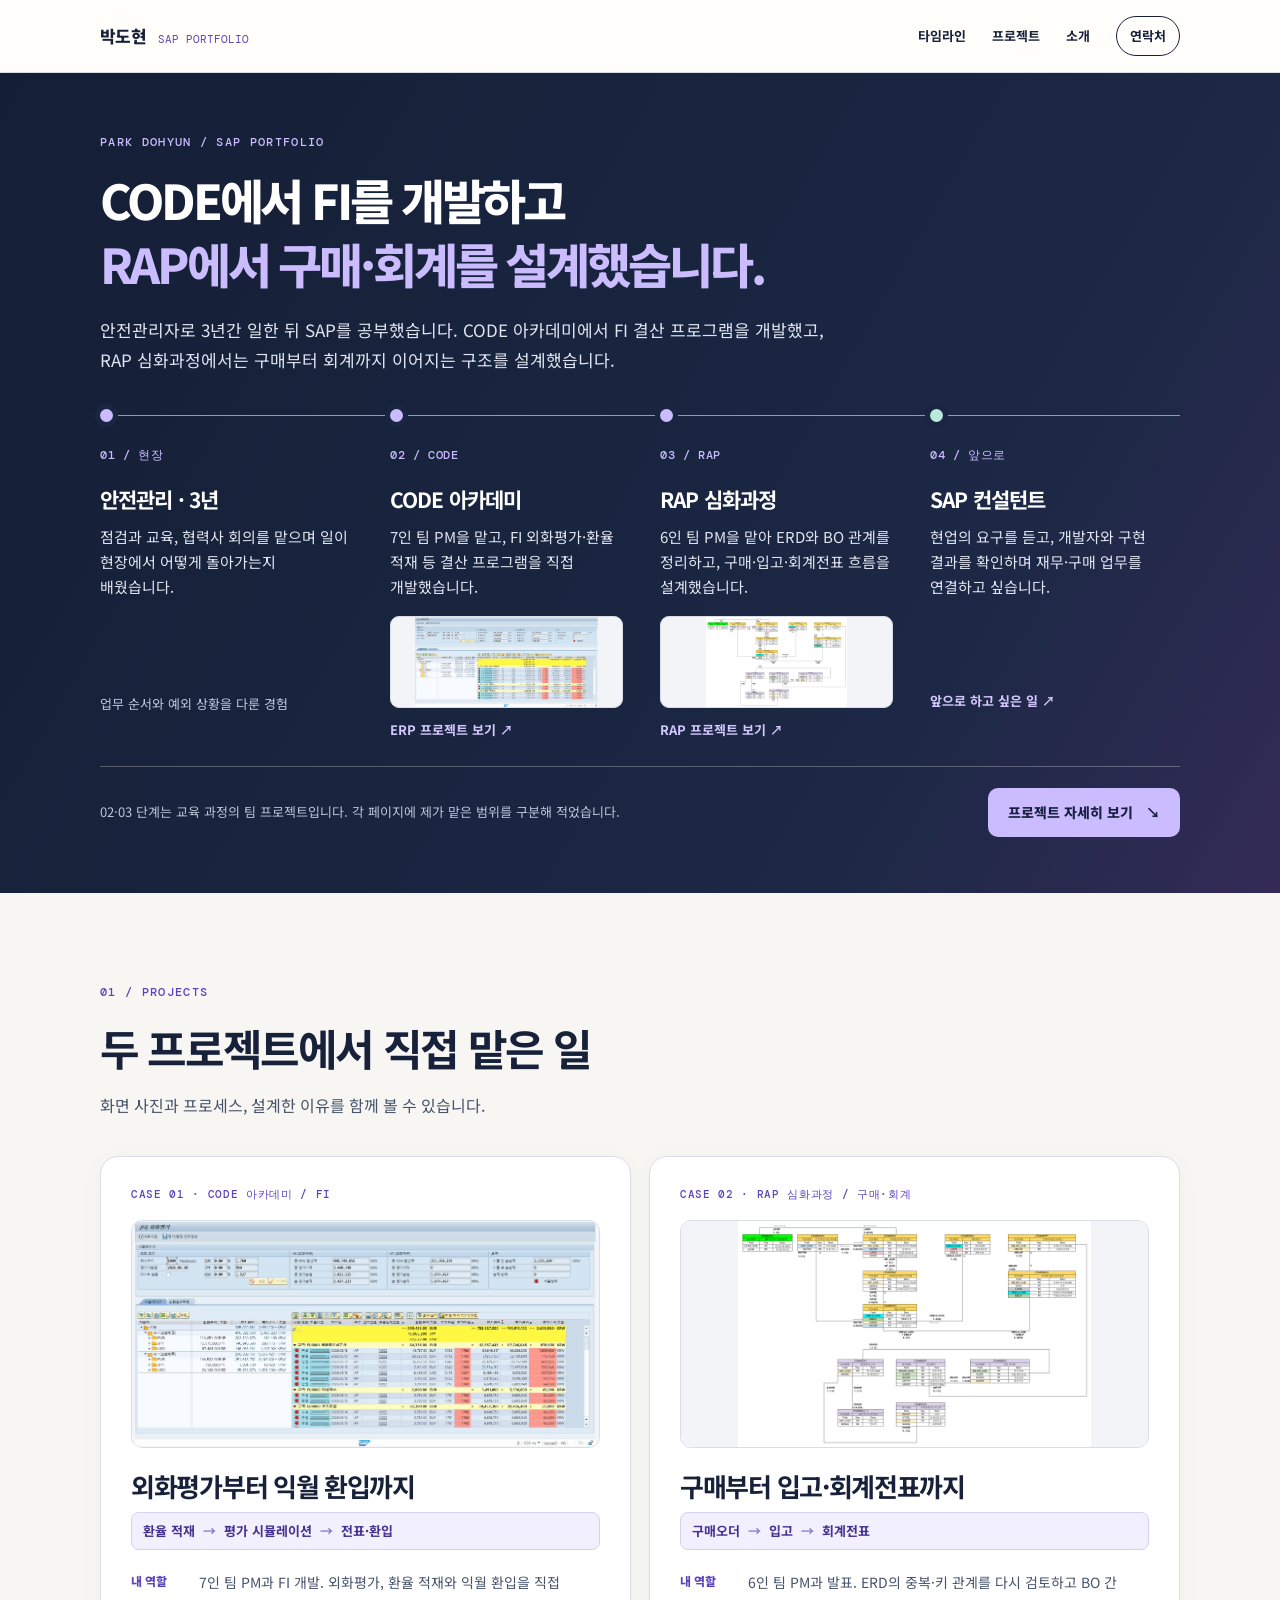
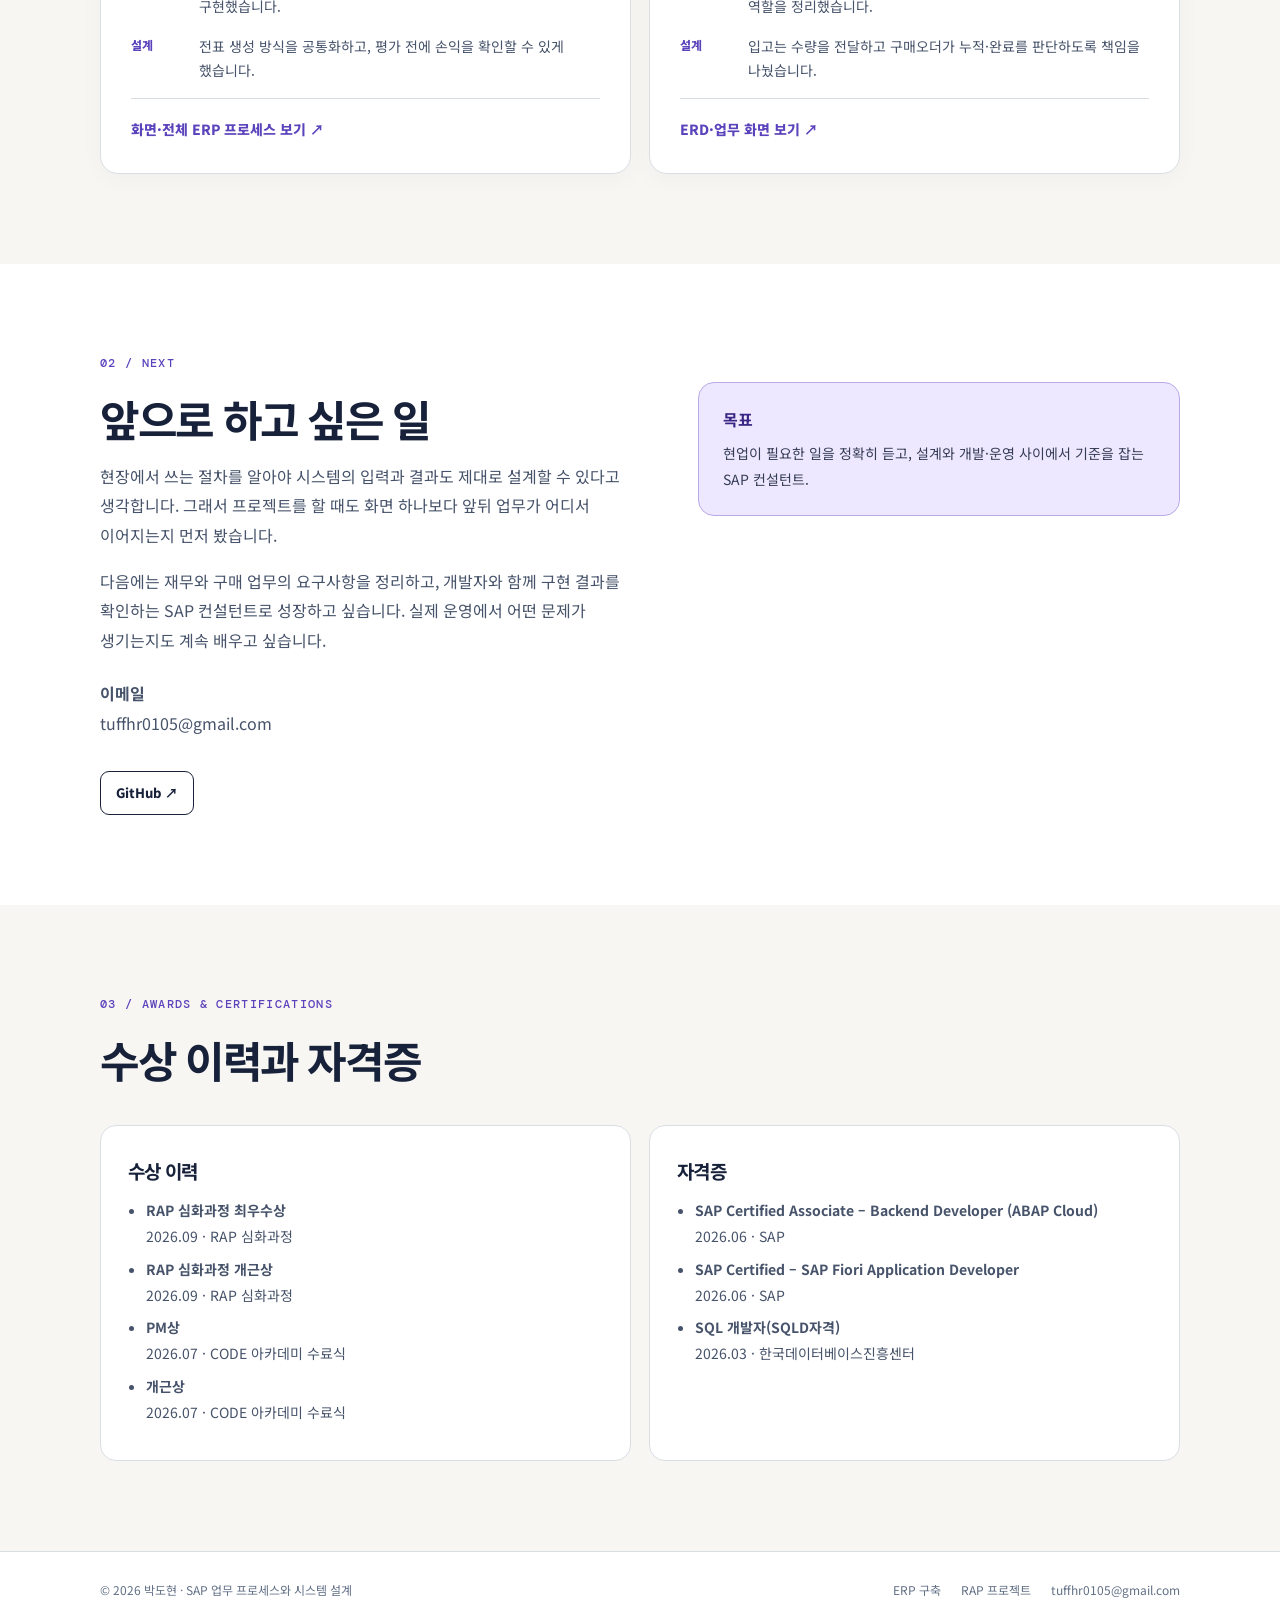
<file: index.html>
<!doctype html>
<html lang="ko">
<head>
  <meta charset="utf-8">
  <meta name="viewport" content="width=device-width,initial-scale=1">
  <meta name="theme-color" content="#17213a">
  <meta name="description" content="박도현의 SAP 포트폴리오. FI 결산 개발과 RAP 기반 구매·입고·회계 프로세스 설계 경험을 바탕으로 SAP 컨설턴트를 지향합니다.">
  <title>박도현 | SAP 업무 프로세스와 시스템 설계</title>
  <link rel="stylesheet" href="portfolio.css">
</head>
<body>
  <header class="topbar"><div class="wrap topbar-inner">
    <a class="brand" href="index.html">박도현 <span>SAP PORTFOLIO</span></a>
    <nav class="navlinks" aria-label="주 메뉴">
      <a href="#journey">타임라인</a><a href="#work">프로젝트</a><a href="#direction">소개</a><a class="contact-nav" href="#contact">연락처</a>
    </nav>
  </div></header>
  <main>
    <section class="hero" id="journey" aria-labelledby="hero-title"><div class="wrap">
      <div class="hero-intro">
        <span class="eyebrow">PARK DOHYUN / SAP PORTFOLIO</span>
        <h1 id="hero-title">CODE에서 FI를 개발하고<br><em>RAP에서 구매·회계를 설계했습니다.</em></h1>
        <p>안전관리자로 3년간 일한 뒤 SAP를 공부했습니다. CODE 아카데미에서 FI 결산 프로그램을 개발했고, RAP 심화과정에서는 구매부터 회계까지 이어지는 구조를 설계했습니다.</p>
      </div>
      <ol class="journey" aria-label="경험과 목표 타임라인">
        <li class="journey-step">
          <div class="journey-track"><span class="journey-dot"></span><span class="journey-number">01 / 현장</span></div>
          <h2>안전관리 · 3년</h2>
          <p>점검과 교육, 협력사 회의를 맡으며 일이 현장에서 어떻게 돌아가는지 배웠습니다.</p>
          <span class="journey-detail">업무 순서와 예외 상황을 다룬 경험</span>
        </li>
        <li class="journey-step">
          <div class="journey-track"><span class="journey-dot"></span><span class="journey-number">02 / CODE</span></div>
          <h2>CODE 아카데미</h2>
          <p>7인 팀 PM을 맡고, FI 외화평가·환율 적재 등 결산 프로그램을 직접 개발했습니다.</p>
          <a class="journey-image" href="project.html" aria-label="ERP 프로젝트 자세히 보기"><img src="images/doc02_main.png" alt="외화평가 프로그램 화면"></a>
          <a class="journey-link" href="project.html">ERP 프로젝트 보기 ↗</a>
        </li>
        <li class="journey-step">
          <div class="journey-track"><span class="journey-dot"></span><span class="journey-number">03 / RAP</span></div>
          <h2>RAP 심화과정</h2>
          <p>6인 팀 PM을 맡아 ERD와 BO 관계를 정리하고, 구매·입고·회계전표 흐름을 설계했습니다.</p>
          <a class="journey-image" href="rap.html" aria-label="RAP 프로젝트 자세히 보기"><img src="images/rap_erd.png" alt="구매·입고·회계 ERD"></a>
          <a class="journey-link" href="rap.html">RAP 프로젝트 보기 ↗</a>
        </li>
        <li class="journey-step journey-future">
          <div class="journey-track"><span class="journey-dot"></span><span class="journey-number">04 / 앞으로</span></div>
          <h2>SAP 컨설턴트</h2>
          <p>현업의 요구를 듣고, 개발자와 구현 결과를 확인하며 재무·구매 업무를 연결하고 싶습니다.</p>
          <a class="journey-link" href="#direction">앞으로 하고 싶은 일 ↗</a>
        </li>
      </ol>
      <div class="hero-bottom"><p>02·03 단계는 교육 과정의 팀 프로젝트입니다. 각 페이지에 제가 맡은 범위를 구분해 적었습니다.</p><a class="button" href="#work">프로젝트 자세히 보기 <span aria-hidden="true">↘</span></a></div>
    </div></section>
    <section class="section" id="work" aria-labelledby="work-title"><div class="wrap">
      <div class="section-head"><span class="eyebrow">01 / PROJECTS</span><h2 id="work-title">두 프로젝트에서 직접 맡은 일</h2><p>화면 사진과 프로세스, 설계한 이유를 함께 볼 수 있습니다.</p></div>
      <div class="grid-2">
        <a class="case-card" href="project.html">
          <span class="mini">CASE 01 · CODE 아카데미 / FI</span>
          <div class="case-visual"><img src="images/doc02_main.png" alt="외화평가 프로그램의 통화별 평가 화면" loading="lazy"></div>
          <h3>외화평가부터 익월 환입까지</h3>
          <div class="case-flow">환율 적재 <span>→</span> 평가 시뮬레이션 <span>→</span> 전표·환입</div>
          <dl>
            <div><dt>내 역할</dt><dd>7인 팀 PM과 FI 개발. 외화평가, 환율 적재와 익월 환입을 직접 구현했습니다.</dd></div>
            <div><dt>설계</dt><dd>전표 생성 방식을 공통화하고, 평가 전에 손익을 확인할 수 있게 했습니다.</dd></div>
          </dl>
          <span class="read-more">화면·전체 ERP 프로세스 보기 ↗</span>
        </a>
        <a class="case-card" href="rap.html">
          <span class="mini">CASE 02 · RAP 심화과정 / 구매·회계</span>
          <div class="case-visual"><img src="images/rap_erd.png" alt="구매·입고·회계 프로세스의 ERD" loading="lazy"></div>
          <h3>구매부터 입고·회계전표까지</h3>
          <div class="case-flow">구매오더 <span>→</span> 입고 <span>→</span> 회계전표</div>
          <dl>
            <div><dt>내 역할</dt><dd>6인 팀 PM과 발표. ERD의 중복·키 관계를 다시 검토하고 BO 간 역할을 정리했습니다.</dd></div>
            <div><dt>설계</dt><dd>입고는 수량을 전달하고 구매오더가 누적·완료를 판단하도록 책임을 나눴습니다.</dd></div>
          </dl>
          <span class="read-more">ERD·업무 화면 보기 ↗</span>
        </a>
      </div>
    </div></section>
    <section class="section alt" id="direction" aria-labelledby="direction-title"><div class="wrap bridge">
      <div>
        <span class="eyebrow">02 / NEXT</span>
        <h2 id="direction-title">앞으로 하고 싶은 일</h2>
        <p>현장에서 쓰는 절차를 알아야 시스템의 입력과 결과도 제대로 설계할 수 있다고 생각합니다. 그래서 프로젝트를 할 때도 화면 하나보다 앞뒤 업무가 어디서 이어지는지 먼저 봤습니다.</p>
        <p>다음에는 재무와 구매 업무의 요구사항을 정리하고, 개발자와 함께 구현 결과를 확인하는 SAP 컨설턴트로 성장하고 싶습니다. 실제 운영에서 어떤 문제가 생기는지도 계속 배우고 싶습니다.</p>
        <p id="contact" style="margin:24px 0 0;scroll-margin-top:90px"><strong>이메일</strong><br><span style="user-select:all;overflow-wrap:anywhere">tuffhr0105@gmail.com</span></p>
        <div class="end-cta"><a href="https://github.com/sherlock0105" target="_blank" rel="noopener noreferrer">GitHub ↗</a></div>
      </div>
      <div>
        <div class="next-box"><strong>목표</strong><p>현업이 필요한 일을 정확히 듣고, 설계와 개발·운영 사이에서 기준을 잡는 SAP 컨설턴트.</p></div>
      </div>
    </div></section>
    <section class="section" id="credentials" aria-labelledby="credentials-title"><div class="wrap">
      <div class="section-head"><span class="eyebrow">03 / AWARDS &amp; CERTIFICATIONS</span><h2 id="credentials-title">수상 이력과 자격증</h2></div>
      <div class="outcome">
        <article aria-labelledby="awards-title">
          <h3 id="awards-title">수상 이력</h3>
          <ul>
            <li><strong>RAP 심화과정 최우수상</strong><br><time datetime="2026-09">2026.09</time> · RAP 심화과정</li>
            <li><strong>RAP 심화과정 개근상</strong><br><time datetime="2026-09">2026.09</time> · RAP 심화과정</li>
            <li><strong>PM상</strong><br><time datetime="2026-07">2026.07</time> · CODE 아카데미 수료식</li>
            <li><strong>개근상</strong><br><time datetime="2026-07">2026.07</time> · CODE 아카데미 수료식</li>
          </ul>
        </article>
        <article aria-labelledby="certifications-title">
          <h3 id="certifications-title">자격증</h3>
          <ul>
            <li><strong>SAP Certified Associate – Backend Developer (ABAP Cloud)</strong><br><time datetime="2026-06">2026.06</time> · SAP</li>
            <li><strong>SAP Certified – SAP Fiori Application Developer</strong><br><time datetime="2026-06">2026.06</time> · SAP</li>
            <li><strong>SQL 개발자(SQLD자격)</strong><br><time datetime="2026-03">2026.03</time> · 한국데이터베이스진흥센터</li>
          </ul>
        </article>
      </div>
    </div></section>
  </main>
  <footer><div class="wrap foot"><span>© 2026 박도현 · SAP 업무 프로세스와 시스템 설계</span><nav aria-label="하단 링크"><a href="project.html">ERP 구축</a><a href="rap.html">RAP 프로젝트</a><span style="overflow-wrap:anywhere;user-select:all">tuffhr0105@gmail.com</span></nav></div></footer>
</body>
</html>
</file>
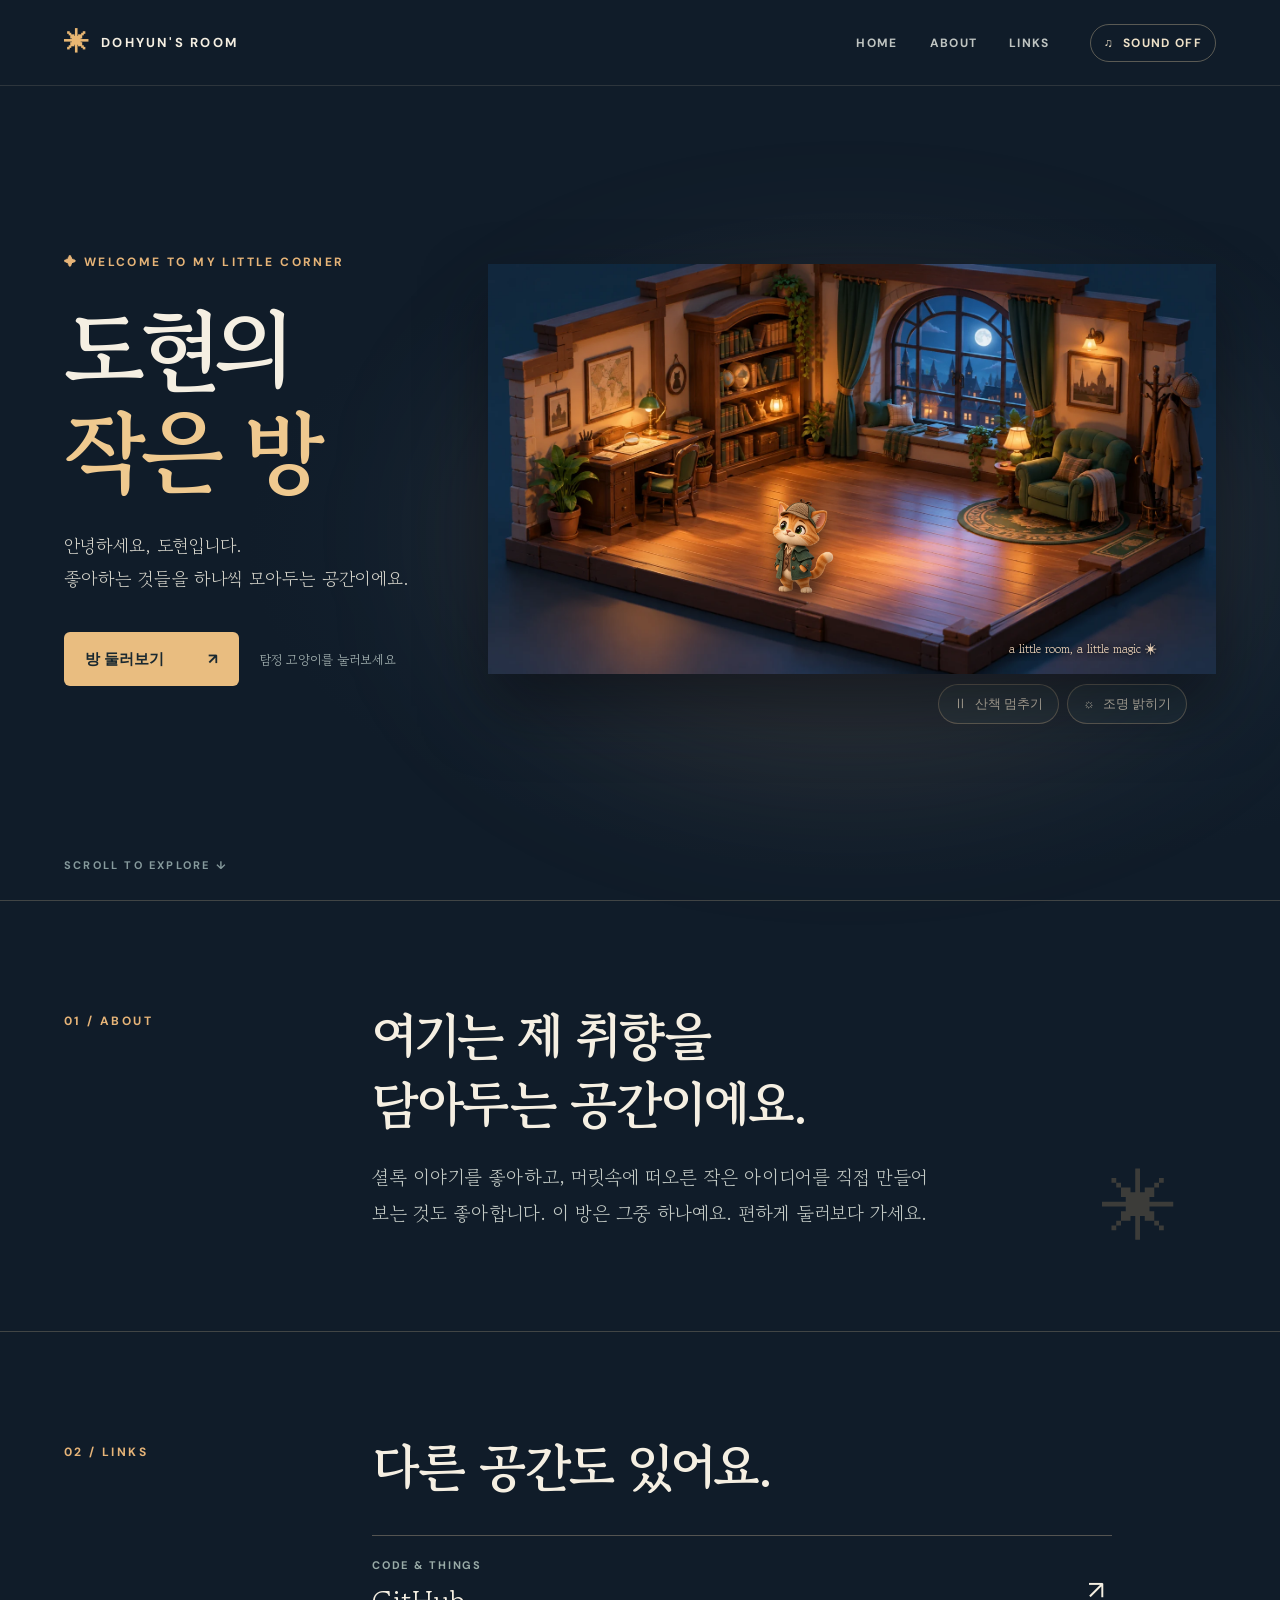
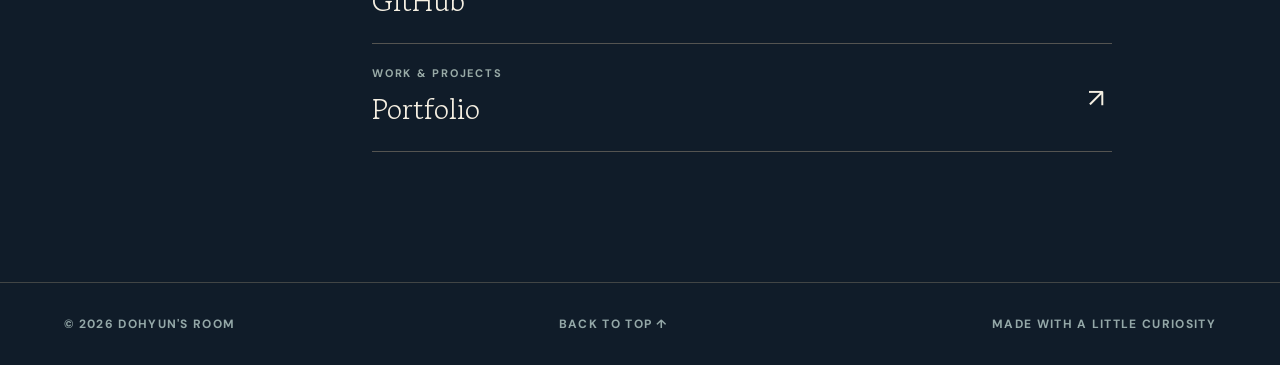
<file: detective/index.html>
<!doctype html>
<html lang="ko"><head><meta charset="utf-8"><meta name="viewport" content="width=device-width,initial-scale=1"><meta name="theme-color" content="#101c29"><meta name="description" content="도현의 작은 방. 좋아하는 것들을 모아두는 개인 홈페이지."><title>도현의 작은 방</title><link rel="icon" type="image/svg+xml" href="data:image/svg+xml,%3Csvg xmlns='http://www.w3.org/2000/svg' viewBox='0 0 64 64'%3E%3Crect width='64' height='64' rx='16' fill='%23101c29'/%3E%3Cpath d='M16 30 22 16l10 7 10-7 6 14v14c0 11-32 11-32 0z' fill='%23efbb75'/%3E%3Ccircle cx='25' cy='37' r='2' fill='%23101c29'/%3E%3Ccircle cx='39' cy='37' r='2' fill='%23101c29'/%3E%3C/svg%3E"><link rel="stylesheet" href="style.css"><script defer src="script.js"></script></head>
<body><header class="site-header"><a class="brand" href="#home"><span class="brand-symbol">✳</span> DOHYUN'S ROOM</a><nav aria-label="주 메뉴"><a href="#home">HOME</a><a href="#about">ABOUT</a><a href="#links">LINKS</a></nav><button id="soundButton" class="sound-button" type="button" aria-pressed="false" aria-label="배경 음악 켜기">♫ <span>SOUND OFF</span></button></header>
<main><section class="hero" id="home" aria-labelledby="heroTitle"><div class="hero-copy"><span class="eyebrow">✦ WELCOME TO MY LITTLE CORNER</span><h1 id="heroTitle">도현의<br><em>작은 방</em></h1><p>안녕하세요, 도현입니다.<br>좋아하는 것들을 하나씩 모아두는 공간이에요.</p><div class="hero-actions"><a class="primary-link" href="#about">방 둘러보기 <span aria-hidden="true">↗</span></a><span class="quiet-note">탐정 고양이를 눌러보세요</span></div></div><div class="room-wrap"><div class="room-glow" aria-hidden="true"></div><div class="room-scene" id="roomScene" aria-label="달빛이 비치는 셜록풍의 작은 3D 방"><img class="room-image" src="assets/room-v2.webp" alt="책상과 책장, 달빛 창문이 있는 아기자기한 탐정의 방" draggable="false"><button class="cat" id="cat" type="button" aria-label="탐정 고양이. 누르면 걸음을 멈춥니다." style="--cat-x:52%;--cat-y:73%;--flip:1"><span class="cat-shadow"></span><img src="assets/cat-v2.webp" alt="탐정 모자를 쓴 고양이" draggable="false"><span class="cat-bubble" id="catBubble" aria-live="polite">어서 와!</span></button><span class="room-hint" aria-hidden="true">a little room, a little magic ✳</span></div><div class="room-controls"><button id="pauseButton" type="button" aria-pressed="false" aria-label="고양이 산책 멈추기">Ⅱ <span>산책 멈추기</span></button><button id="lightButton" type="button" aria-pressed="false" aria-label="조명 밝히기">☼ <span>조명 밝히기</span></button></div></div><div class="scroll-note" aria-hidden="true">SCROLL TO EXPLORE ↓</div></section>
<section class="content-section" id="about" aria-labelledby="aboutTitle"><div class="section-kicker">01 / ABOUT</div><div class="section-main"><h2 id="aboutTitle">여기는 제 취향을<br>담아두는 공간이에요.</h2><p>셜록 이야기를 좋아하고, 머릿속에 떠오른 작은 아이디어를 직접 만들어 보는 것도 좋아합니다. 이 방은 그중 하나예요. 편하게 둘러보다 가세요.</p></div><div class="about-mark" aria-hidden="true">✳</div></section>
<section class="content-section links-section" id="links" aria-labelledby="linksTitle"><div class="section-kicker">02 / LINKS</div><div class="section-main"><h2 id="linksTitle">다른 공간도 있어요.</h2><div class="link-list"><a href="https://github.com/sherlock0105" target="_blank" rel="noopener noreferrer"><span><small>CODE &amp; THINGS</small>GitHub</span><b aria-hidden="true">↗</b></a><a href="https://sherlock0105.github.io/" target="_blank" rel="noopener noreferrer"><span><small>WORK &amp; PROJECTS</small>Portfolio</span><b aria-hidden="true">↗</b></a></div></div></section></main><footer class="site-footer"><span>© 2026 DOHYUN'S ROOM</span><a href="#home">BACK TO TOP ↑</a><span>MADE WITH A LITTLE CURIOSITY</span></footer></body></html>
</file>
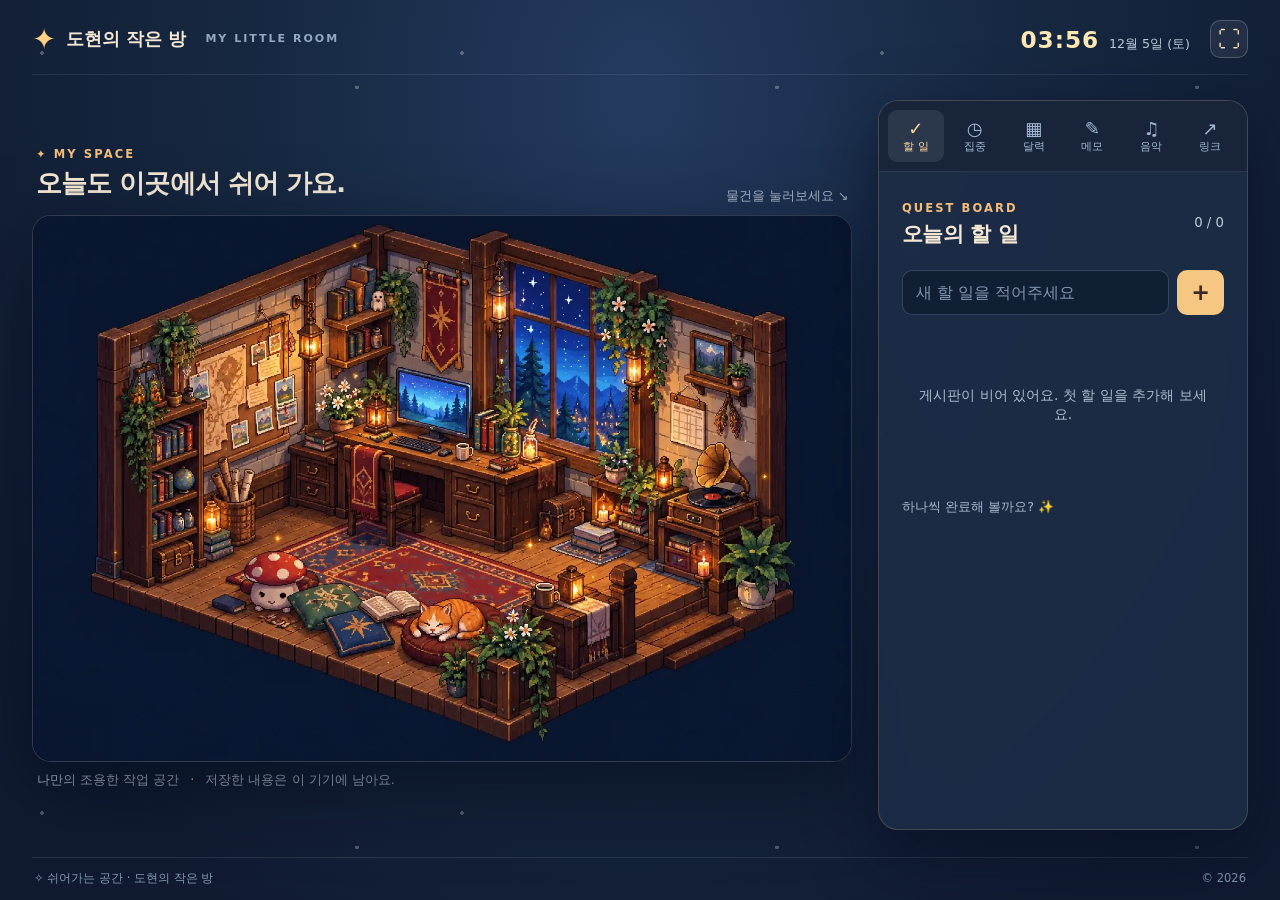
<file: pixel-room/index.html>
<!doctype html>
<html lang="ko">
<head>
  <meta charset="utf-8">
  <meta name="viewport" content="width=device-width,initial-scale=1,viewport-fit=cover">
  <meta name="theme-color" content="#101b32">
  <meta name="description" content="할 일, 메모, 달력과 집중 시간을 함께 두는 나만의 픽셀 방">
  <title>도현의 작은 방</title>
  <link rel="icon" href="data:image/svg+xml,%3Csvg xmlns='http://www.w3.org/2000/svg' viewBox='0 0 64 64'%3E%3Crect width='64' height='64' rx='12' fill='%23101b32'/%3E%3Ctext x='32' y='45' text-anchor='middle' font-size='40'%3E%F0%9F%8D%84%3C/text%3E%3C/svg%3E">
  <link rel="stylesheet" href="style.css">
</head>
<body>
  <div class="ambient" aria-hidden="true"></div>
  <div class="app">
    <header class="topbar">
      <div class="brand"><span class="brand-mark">✦</span><span>도현의 작은 방</span><small>MY LITTLE ROOM</small></div>
      <div class="header-right"><div class="clock"><strong id="clock">00:00</strong><span id="date">오늘</span></div><button id="fullscreen" class="icon-button" title="전체 화면" aria-label="전체 화면">⛶</button></div>
    </header>
    <main class="layout">
      <section class="scene-section" aria-label="상호작용하는 픽셀 방">
        <div class="scene-head"><div><span class="eyebrow">✦ MY SPACE</span><h1>오늘도 이곳에서 쉬어 가요.</h1></div><span class="scene-tip">물건을 눌러보세요 ↘</span></div>
        <div class="scene-frame">
          <img class="room-image" src="assets/room.webp" alt="별이 보이는 창과 책상, 게시판, 달력, 축음기, 잠든 고양이가 있는 픽셀 방" fetchpriority="high">
          <button class="hotspot board" data-open="todo" aria-label="게시판: 할 일 열기" title="할 일"><span>✓ 할 일</span></button>
          <button class="hotspot desk" data-open="focus" aria-label="책상: 집중 타이머 열기" title="집중 타이머"><span>◷ 집중</span></button>
          <button class="hotspot calendar" data-open="calendar" aria-label="달력 열기" title="달력"><span>▦ 달력</span></button>
          <button class="hotspot music" data-open="music" aria-label="축음기: 음악 열기" title="음악"><span>♫ 음악</span></button>
          <button class="hotspot book" data-open="notes" aria-label="책: 메모 열기" title="메모"><span>✎ 메모</span></button>
          <button class="hotspot cat" data-open="links" aria-label="고양이: 바로가기 열기" title="바로가기"><span>↗ 바로가기</span></button>
        </div>
        <p class="scene-caption">나만의 조용한 작업 공간 <span>·</span> 저장한 내용은 이 기기에 남아요.</p>
      </section>
      <aside class="side-panel" aria-label="작업 도구">
        <div class="tabs" role="tablist" aria-label="작업 도구">
          <button class="tab active" data-tab="todo" role="tab" aria-selected="true">✓ <span>할 일</span></button>
          <button class="tab" data-tab="focus" role="tab" aria-selected="false">◷ <span>집중</span></button>
          <button class="tab" data-tab="calendar" role="tab" aria-selected="false">▦ <span>달력</span></button>
          <button class="tab" data-tab="notes" role="tab" aria-selected="false">✎ <span>메모</span></button>
          <button class="tab" data-tab="music" role="tab" aria-selected="false">♫ <span>음악</span></button>
          <button class="tab" data-tab="links" role="tab" aria-selected="false">↗ <span>링크</span></button>
        </div>
        <div class="panel-content">
          <section class="panel-view active" data-view="todo" role="tabpanel"><div class="panel-heading"><div><span class="eyebrow">QUEST BOARD</span><h2>오늘의 할 일</h2></div><span class="counter" id="todo-count">0 / 0</span></div><form id="todo-form" class="input-row"><input id="todo-input" maxlength="120" placeholder="새 할 일을 적어주세요" aria-label="새 할 일" required><button class="primary-btn" aria-label="할 일 추가">+</button></form><div id="todo-list" class="todo-list"></div><p class="panel-foot">하나씩 완료해 볼까요? ✨</p></section>
          <section class="panel-view" data-view="focus" role="tabpanel" hidden><div class="panel-heading"><div><span class="eyebrow">FOCUS TIME</span><h2>집중 타이머</h2></div></div><div class="timer-card"><span id="timer-mode">집중 시간</span><strong id="timer-display">25:00</strong><div class="timer-progress"><i id="timer-progress"></i></div><div class="timer-controls"><button id="timer-toggle" class="primary-btn">시작</button><button id="timer-reset" class="secondary-btn">초기화</button></div></div><div class="duration-row"><button data-minutes="25" class="selected">25분</button><button data-minutes="45">45분</button><button data-minutes="5">5분 휴식</button></div><p class="panel-foot">브라우저를 열어 둔 동안 시간이 흘러요.</p></section>
          <section class="panel-view" data-view="calendar" role="tabpanel" hidden><div class="panel-heading"><div><span class="eyebrow">YOUR DAYS</span><h2>달력</h2></div><div class="month-controls"><button id="prev-month" aria-label="이전 달">‹</button><button id="next-month" aria-label="다음 달">›</button></div></div><h3 id="month-label" class="month-label"></h3><div class="calendar-grid weekdays"><span>일</span><span>월</span><span>화</span><span>수</span><span>목</span><span>금</span><span>토</span></div><div id="calendar-grid" class="calendar-grid dates"></div><div class="calendar-detail"><strong id="selected-date"></strong><form id="event-form" class="input-row"><input id="event-input" maxlength="100" placeholder="이날의 일정 추가" aria-label="일정 추가" required><button class="primary-btn" aria-label="일정 저장">+</button></form><div id="event-list"></div></div><a class="text-link" href="https://calendar.google.com/calendar/u/0/r" target="_blank" rel="noopener noreferrer">Google Calendar 열기 ↗</a></section>
          <section class="panel-view" data-view="notes" role="tabpanel" hidden><div class="panel-heading"><div><span class="eyebrow">QUICK NOTE</span><h2>생각 메모</h2></div><span id="save-status" class="muted">자동 저장</span></div><textarea id="notes" placeholder="떠오른 생각을 자유롭게 적어두세요..." aria-label="메모"></textarea><p class="panel-foot">입력하면 이 브라우저에 자동 저장돼요.</p></section>
          <section class="panel-view" data-view="music" role="tabpanel" hidden><div class="panel-heading"><div><span class="eyebrow">MUSIC BOX</span><h2>방의 음악</h2></div></div><div class="music-card"><div class="record" aria-hidden="true">♫</div><strong id="track-name">별빛 산책</strong><span>이 방을 위한 오리지널 피아노 루프</span><button id="music-toggle" class="primary-btn">▶ 재생</button></div><label class="volume-label" for="volume">볼륨 <input id="volume" type="range" min="0" max="100" value="45"></label><label class="upload-label" for="audio-file">내 음악 파일 불러오기 <span>↗</span></label><input id="audio-file" class="sr-only" type="file" accept="audio/*"><p class="panel-foot">음악은 재생 버튼을 누르면 시작해요. 선택한 파일은 서버에 업로드되지 않아요.</p></section>
          <section class="panel-view" data-view="links" role="tabpanel" hidden><div class="panel-heading"><div><span class="eyebrow">PORTAL</span><h2>바로가기</h2></div></div><div id="link-list" class="link-list"></div><form id="link-form" class="link-form"><label for="link-title">새 바로가기</label><input id="link-title" maxlength="40" placeholder="이름" required><input id="link-url" type="url" placeholder="https://..." required><button class="secondary-btn">링크 추가</button></form></section>
        </div>
      </aside>
    </main>
    <footer>✧ 쉬어가는 공간 · 도현의 작은 방 <span>© 2026</span></footer>
  </div>
  <script src="script.js" defer></script>
</body>
</html>
</file>
<file: portfolio.css>
@import url('https://fonts.googleapis.com/css2?family=DM+Mono:wght@400;500&family=Noto+Sans+KR:wght@400;500;600;700;800&display=swap');
:root{--ink:#17213a;--sub:#46536a;--muted:#627086;--paper:#f7f6f2;--white:#fff;--line:#d9dee5;--violet:#5b43bc;--lavender:#ede8ff;--mint:#d8f0e8;--mono:'DM Mono',monospace;--sans:'Noto Sans KR',system-ui,sans-serif}
*,*:before,*:after{box-sizing:border-box}html{scroll-behavior:smooth}body{margin:0;background:var(--paper);color:var(--ink);font:400 16px/1.85 var(--sans);word-break:keep-all;-webkit-font-smoothing:antialiased}a{color:inherit;text-decoration:none}a:focus-visible,summary:focus-visible{outline:3px solid var(--violet);outline-offset:4px}::selection{background:#cbbdff;color:var(--ink)}img{max-width:100%;height:auto}p,h1,h2,h3{margin-top:0}.wrap{width:min(1080px,calc(100% - 48px));margin:auto}
.topbar{border-bottom:1px solid var(--line);background:#fffefbf0;position:sticky;top:0;z-index:20;backdrop-filter:blur(14px)}.topbar-inner{height:72px;display:flex;align-items:center;justify-content:space-between;gap:24px}.brand{font-weight:800;letter-spacing:-.04em;font-size:17px}.brand span{display:inline-block;margin-left:8px;font:11px var(--mono);color:var(--violet);letter-spacing:0}.navlinks{display:flex;align-items:center;gap:26px;font-size:13px;font-weight:700}.navlinks a{transition:color .15s}.navlinks a:hover,.navlinks a[aria-current=page]{color:var(--violet)}.navlinks .contact-nav{border:1px solid var(--ink);padding:7px 13px;border-radius:999px}
.eyebrow{display:block;color:var(--violet);font:500 12px/1.5 var(--mono);letter-spacing:.11em;text-transform:uppercase;margin-bottom:16px}.hero{padding:98px 0 90px;background:linear-gradient(120deg,#141e35 0%,#1c2845 73%,#332b56 100%);color:#fff}.hero-grid{display:grid;grid-template-columns:1.45fr .7fr;align-items:center;gap:80px}.hero .eyebrow{color:#cbbcff}.hero h1{font-size:clamp(36px,4.5vw,57px);line-height:1.43;letter-spacing:-.065em;font-weight:800;margin-bottom:25px}.hero h1 em{color:#cbbcff;font-style:normal}.hero p{color:#e1e5f1;font-size:17px;max-width:660px;line-height:1.95;margin-bottom:0}.hero .note{font-size:13px;color:#c2cada;margin-top:23px}.hero-aside{border:1px solid #a29bbb88;background:#ffffff0b;border-radius:18px;padding:26px}.hero-aside .aside-title{font:500 11px var(--mono);color:#cbbcff;letter-spacing:.1em;margin-bottom:22px}.hero-aside dl{margin:0}.hero-aside div{border-top:1px solid #ffffff30;padding:14px 0}.hero-aside dt{font-size:11px;color:#c2cada;font-family:var(--mono)}.hero-aside dd{font-weight:700;font-size:15px;margin:4px 0 0}.hero-actions{display:flex;gap:22px;align-items:center;flex-wrap:wrap;margin-top:34px}.button{display:inline-flex;align-items:center;gap:13px;border-radius:10px;background:#cbbcff;color:#1a2040;font-weight:800;font-size:14px;padding:12px 20px;transition:transform .2s,background .2s}.button:hover{transform:translateY(-2px);background:#ddd3ff}.link-light{color:#fff;font-weight:700;font-size:14px}.link-light:hover{color:#d9ceff}
.section{padding:90px 0;scroll-margin-top:72px}.section.alt{background:#fff}.section-head{max-width:760px;margin-bottom:35px}.section h2{font-size:clamp(29px,3.4vw,43px);line-height:1.42;letter-spacing:-.055em;margin-bottom:13px}.section-head p,.section-intro{color:var(--sub);margin:0;font-size:16px}.grid-2{display:grid;grid-template-columns:1fr 1fr;gap:18px}.case-card{border:1px solid var(--line);border-radius:18px;background:var(--white);padding:30px;display:flex;flex-direction:column;min-height:410px;box-shadow:0 5px 24px #20283d08;transition:border-color .2s,transform .2s}.case-card:hover{transform:translateY(-3px);border-color:#806be4}.case-card .mini{font:500 11px var(--mono);letter-spacing:.06em;color:var(--violet)}.case-card h3{font-size:26px;line-height:1.4;letter-spacing:-.05em;margin:20px 0}.case-card dl{margin:0}.case-card dl div{display:grid;grid-template-columns:68px 1fr;gap:14px;margin-bottom:15px}.case-card dt{font-size:12px;font-weight:800;color:var(--violet)}.case-card dd{margin:0;color:var(--sub);font-size:14px;line-height:1.75}.case-card .read-more{border-top:1px solid var(--line);padding-top:18px;margin-top:auto;color:var(--violet);font-size:14px;font-weight:800}
.bridge{display:grid;grid-template-columns:1.05fr .95fr;gap:65px;align-items:start}.bridge p{color:var(--sub)}.steps{border-left:2px solid #c9bdf7;padding-left:24px}.steps div{margin-bottom:25px}.steps div:last-child{margin-bottom:0}.steps strong{display:block;font-size:16px;letter-spacing:-.025em}.steps p{font-size:14px;margin:4px 0 0}.next-box{border:1px solid #b9aae7;background:var(--lavender);border-radius:16px;padding:22px 24px;margin-top:28px}.next-box strong{color:#382584}.next-box p{font-size:14px;margin:7px 0 0;color:#363c56}.facts{display:flex;flex-wrap:wrap;gap:8px;margin-top:26px}.facts span,.pill{display:inline-block;border:1px solid #bbc3d2;border-radius:999px;padding:5px 12px;color:#46536a;font-size:12px;font-weight:700}.pill.light{border-color:#bcb2da;color:#dacfff}
.case-hero{padding:75px 0 65px;background:linear-gradient(120deg,#141e35,#2c3156);color:white}.case-hero .eyebrow{color:#cbbcff}.case-hero h1{font-size:clamp(34px,4vw,51px);letter-spacing:-.06em;line-height:1.44;max-width:860px;margin-bottom:23px}.case-hero .lede{max-width:800px;color:#e3e6f3;font-size:17px}.case-meta{display:flex;flex-wrap:wrap;gap:10px;margin-top:26px}.case-meta span{border:1px solid #aeb5ca8a;border-radius:999px;padding:5px 12px;font-size:12px;color:#e5e8f5}.back-link{display:inline-block;font-size:13px;color:#d8d0ff;font-weight:700;margin-bottom:18px}.back-link:hover{text-decoration:underline}.case-summary{display:grid;grid-template-columns:1fr 1fr 1fr;gap:1px;background:var(--line);border:1px solid var(--line);border-radius:14px;overflow:hidden;margin-top:34px}.case-summary div{background:white;padding:22px}.case-summary strong{display:block;font-size:12px;color:var(--violet);margin-bottom:6px}.case-summary p{font-size:14px;color:var(--sub);margin:0;line-height:1.75}
.decision{border:1px solid var(--line);background:#fff;border-radius:18px;padding:30px;margin-bottom:18px}.decision:last-child{margin-bottom:0}.decision-top{display:flex;align-items:start;gap:16px}.decision-num{font:500 12px var(--mono);color:var(--violet);background:var(--lavender);border-radius:8px;padding:8px 10px;flex:none}.decision h3{font-size:23px;letter-spacing:-.045em;line-height:1.5;margin:0 0 9px}.decision .thesis{color:var(--sub);margin:0 0 21px}.decision-columns{display:grid;grid-template-columns:1fr 1fr;gap:22px;border-top:1px solid var(--line);padding-top:19px}.decision-columns h4{font-size:12px;color:var(--violet);margin:0 0 6px}.decision-columns p{font-size:14px;color:var(--sub);margin:0}.evidence{margin:22px 0 0;border:1px solid var(--line);border-radius:12px;overflow:hidden;background:#eef0f4}.evidence img{display:block;width:100%;max-height:540px;object-fit:contain}.evidence figcaption{padding:11px 15px;background:#fff;color:var(--muted);font-size:12px;border-top:1px solid var(--line)}.evidence a{display:block}.evidence a:hover{opacity:.94}.image-pair{display:grid;grid-template-columns:1fr 1fr;gap:16px}.image-pair .evidence{margin:22px 0 0}.flow{display:flex;align-items:center;gap:8px;flex-wrap:wrap;margin-top:21px}.flow span{background:#f2efff;color:#35296c;border:1px solid #d3c9f7;border-radius:8px;padding:6px 12px;font-size:12px;font-weight:700}.flow b{color:#9b8ad2;font-size:18px}
.outcome{display:grid;grid-template-columns:1fr 1fr;gap:18px}.outcome article{border:1px solid var(--line);border-radius:16px;background:#fff;padding:27px}.outcome h3{font-size:19px;letter-spacing:-.035em;margin:0 0 10px}.outcome p,.outcome li{color:var(--sub);font-size:14px}.outcome ul{margin:0;padding-left:18px}.outcome li{margin:0 0 7px}.end-cta{margin-top:32px;display:flex;gap:14px;flex-wrap:wrap}.end-cta a{border-radius:9px;border:1px solid var(--ink);padding:9px 15px;font-size:13px;font-weight:800}.end-cta a:hover{background:var(--ink);color:white}
footer{border-top:1px solid var(--line);background:#fff;padding:27px 0;color:var(--muted);font-size:12px}.foot{display:flex;justify-content:space-between;gap:20px;flex-wrap:wrap}.foot nav{display:flex;gap:20px}.foot a:hover{color:var(--violet)}
@media(max-width:800px){.hero-grid{grid-template-columns:1fr;gap:36px}.hero-aside{max-width:580px}.bridge{grid-template-columns:1fr;gap:35px}.case-summary{grid-template-columns:1fr}.case-summary div{border-bottom:1px solid var(--line)}.case-summary div:last-child{border:0}}
@media(max-width:640px){.wrap{width:min(100% - 36px,1080px)}.topbar-inner{height:64px}.brand{font-size:14px}.brand span{font-size:10px}.navlinks{gap:13px;font-size:12px}.navlinks .contact-nav{display:none}.hero,.case-hero{padding:65px 0}.hero h1{font-size:clamp(35px,9vw,46px)}.hero p,.case-hero .lede{font-size:15px}.section{padding:67px 0}.grid-2,.decision-columns,.image-pair,.outcome{grid-template-columns:1fr}.case-card{min-height:unset;padding:24px}.case-card .read-more{margin-top:18px}.decision{padding:22px}.decision h3{font-size:20px}.decision-columns{gap:15px}.image-pair .evidence{margin-top:12px}.evidence img{max-height:420px}.foot{display:block}.foot nav{margin-top:10px}}
@media(prefers-reduced-motion:reduce){html{scroll-behavior:auto}*{transition:none!important}}

/* Home timeline: field work → development → process design → next role */
.hero{padding:60px 0 56px;scroll-margin-top:72px}
.hero-intro{max-width:900px}
.hero h1{font-size:clamp(36px,4vw,48px);line-height:1.34;margin-bottom:19px}
.hero-intro p{font-size:17px;line-height:1.8;max-width:760px}
.journey{display:grid;grid-template-columns:repeat(4,minmax(0,1fr));padding:0;margin:39px 0 0;list-style:none}
.journey-step{position:relative;display:flex;flex-direction:column;min-width:0;min-height:300px;border-top:1px solid #9c94b1;padding:22px 17px 0 20px}
.journey-step:first-child{padding-left:0}
.journey-track{margin-bottom:18px}
.journey-dot{position:absolute;top:-7px;left:20px;width:13px;height:13px;border-radius:50%;background:#cbbcff;box-shadow:0 0 0 5px #1a2542}
.journey-step:first-child .journey-dot{left:0}
.journey-number{font:500 12px/1.4 var(--mono);letter-spacing:.05em;color:#cbbcff}
.journey-step h2{font-size:21px;line-height:1.42;letter-spacing:-.04em;margin:0 0 10px}
.journey-step p{font-size:15px;line-height:1.65;color:#e1e5f1;margin:0 0 17px}
.journey-detail{margin-top:auto;display:block;color:#bfc9e1;font-size:13px;line-height:1.5;padding-bottom:29px}
.journey-image{display:block;overflow:hidden;background:#f3f4f8;border:1px solid #d9dee5;border-radius:9px;margin-top:auto}
.journey-image img{display:block;width:100%;height:90px;object-fit:contain;transition:transform .2s}
.journey-image:hover img{transform:scale(1.035)}
.journey-link{display:inline-block;align-self:flex-start;font-size:13px;font-weight:700;color:#d4c8ff;margin-top:10px}
.journey-link:hover{text-decoration:underline}
.journey-future .journey-dot{background:#b8e9d9}
.journey-future .journey-link{margin-top:auto;padding-bottom:29px}
.hero-bottom{border-top:1px solid #ffffff45;padding-top:21px;margin-top:23px;display:flex;align-items:center;justify-content:space-between;gap:20px}
.hero-bottom p{font-size:13px;color:#bdc5d9;line-height:1.6;margin:0}
.hero-bottom .button{flex:none}
@media(max-width:850px){.journey{grid-template-columns:repeat(2,minmax(0,1fr));row-gap:24px}.journey-step{min-height:305px}.journey-step:nth-child(odd){padding-left:0}.journey-step:nth-child(odd) .journey-dot{left:0}}
@media(max-width:640px){.hero{padding:51px 0 56px}.hero h1{font-size:clamp(32px,8.2vw,44px)}.hero-intro p{font-size:15px}.journey{display:block;margin-top:39px}.journey-step,.journey-step:first-child,.journey-step:nth-child(odd){min-height:0;border-top:0;border-left:1px solid #9c94b1;padding:0 0 31px 22px}.journey-step:last-child{padding-bottom:4px}.journey-track{margin-bottom:8px}.journey-dot,.journey-step:first-child .journey-dot,.journey-step:nth-child(odd) .journey-dot{top:2px;left:-7px;box-shadow:0 0 0 5px #1a2542}.journey-step h2{font-size:19px;margin-bottom:5px}.journey-step p{font-size:14px;margin-bottom:12px}.journey-detail,.journey-future .journey-link{padding-bottom:0;margin-top:0}.journey-image{max-width:410px;width:100%;margin-top:2px}.journey-image img{height:135px}.journey-link{margin-top:8px}.hero-bottom{display:block;margin-top:28px}.hero-bottom .button{margin-top:16px}}

/* Project previews and visible process summaries */
.case-visual{background:#eef0f6;border:1px solid var(--line);border-radius:11px;overflow:hidden;margin:18px 0 0}
.case-visual img{display:block;width:100%;height:226px;object-fit:contain;object-position:center;background:#f3f4f8}
.case-card h3{margin:20px 0 8px}
.case-flow{color:#45318f;background:#f2efff;border:1px solid #d8cef6;border-radius:8px;padding:8px 11px;font-size:13px;font-weight:700;line-height:1.5;margin-bottom:20px}
.case-flow span{color:#8c77d2;padding:0 4px}
.case-card dl div{grid-template-columns:54px 1fr}
.case-card{min-height:0}
@media(max-width:640px){.case-visual img{height:185px}.aside-image{height:160px}}
</file>
<file: detective/style.css>
@import url('https://fonts.googleapis.com/css2?family=DM+Sans:wght@400;500;600;700&family=Gowun+Batang:wght@400;700&display=swap');
:root{font-family:'DM Sans',sans-serif;background:#101c29;color:#f5efe2;scroll-behavior:smooth}*{box-sizing:border-box}body{margin:0;min-width:320px;overflow-x:hidden}button,a{font:inherit}a{color:inherit;text-decoration:none}button{cursor:pointer}button:focus-visible,a:focus-visible{outline:2px solid #f3c987;outline-offset:5px}::selection{background:#ce9b63;color:#101c29}.site-header{position:relative;z-index:10;height:86px;max-width:1600px;margin:auto;padding:0 clamp(24px,5vw,80px);display:flex;align-items:center;gap:40px;border-bottom:1px solid #f3dfbc20}.brand{display:flex;align-items:center;gap:10px;font-size:13px;font-weight:700;letter-spacing:.17em;white-space:nowrap}.brand-symbol{font-size:25px;color:#e9b773;line-height:1}.site-header nav{display:flex;gap:clamp(18px,2.5vw,40px);margin-left:auto}.site-header nav a,.sound-button,.site-footer{font-size:12px;letter-spacing:.11em;font-weight:700}.site-header nav a{color:#bfc4c1;transition:color .2s}.site-header nav a:hover{color:#f4c681}.sound-button{display:flex;align-items:center;gap:9px;background:transparent;color:#eee1c8;border:1px solid #bfae8e6c;padding:10px 13px;border-radius:99px;white-space:nowrap}.sound-button:hover,.sound-button[aria-pressed=true]{border-color:#e9b773;color:#f1c788}.hero{position:relative;max-width:1600px;min-height:clamp(680px,calc(100svh - 86px),910px);margin:auto;padding:clamp(50px,6vw,98px) clamp(24px,5vw,80px) 75px;display:grid;grid-template-columns:minmax(310px,.72fr) minmax(590px,1.28fr);align-items:center;gap:15px;background:radial-gradient(ellipse at 72% 56%,#27435a44 0,transparent 52%)}.hero-copy{position:relative;z-index:2;padding-bottom:4vw}.eyebrow,.section-kicker{font-size:12px;font-weight:700;letter-spacing:.2em;color:#e6b478}.hero h1{font-family:'Gowun Batang',serif;font-size:clamp(63px,7vw,111px);font-weight:700;line-height:1.12;letter-spacing:-.065em;margin:27px 0 30px;white-space:nowrap}.hero h1 em{font-style:normal;color:#efc98f}.hero-copy p{font-family:'Gowun Batang',serif;font-size:clamp(17px,1.4vw,21px);line-height:1.85;color:#d4d3ca;margin:0 0 37px;word-break:keep-all}.hero-actions{display:flex;align-items:center;gap:20px;flex-wrap:wrap}.primary-link{display:inline-flex;gap:30px;align-items:center;justify-content:space-between;background:#e9bd80;color:#1a2930;padding:17px 21px;border-radius:6px;font-weight:700;font-size:15px;min-width:175px;transition:transform .2s,background .2s}.primary-link:hover{transform:translateY(-3px);background:#f5d39f}.quiet-note{font-family:'Gowun Batang',serif;font-size:13px;color:#a9b7b6}.room-wrap{position:relative;width:100%;align-self:center}.room-glow{position:absolute;inset:15% 2% -2%;background:#d89b6331;filter:blur(95px);border-radius:50%;pointer-events:none}.room-scene{position:relative;aspect-ratio:1672/941;width:100%;max-height:640px;isolation:isolate;transform:perspective(1000px) rotateY(var(--ry,0deg)) rotateX(var(--rx,0deg));transition:transform .45s ease;filter:drop-shadow(0 32px 32px #03080f8c)}.room-image{width:100%;height:100%;object-fit:contain;display:block;user-select:none;pointer-events:none}.cat{position:absolute;left:var(--cat-x);top:var(--cat-y);z-index:2;width:clamp(73px,12%,150px);padding:0;border:0;background:transparent;transform:translate(-50%,-70%) scaleX(var(--flip));transform-origin:center bottom;transition:left 3.1s ease-in-out,top 3.1s ease-in-out,transform .3s;filter:drop-shadow(0 8px 8px #1b140d87)}.cat img{display:block;width:100%;animation:cat-bob .8s ease-in-out infinite alternate;pointer-events:none}.cat.paused img{animation:none}.cat-shadow{position:absolute;bottom:8%;left:23%;width:55%;height:7%;background:#140f0c9c;border-radius:50%;filter:blur(7px)}@keyframes cat-bob{to{transform:translateY(-5px) rotate(1.2deg)}}.cat-bubble{position:absolute;left:70%;bottom:94%;padding:8px 12px;background:#fff2d9;color:#2a3533;border-radius:11px 11px 11px 2px;white-space:nowrap;font-family:'Gowun Batang',serif;font-size:13px;font-weight:700;transform:scaleX(var(--flip)) translateY(6px);opacity:0;pointer-events:none;transition:opacity .25s,transform .25s;box-shadow:0 6px 15px #0b0a0860}.cat-bubble.show{opacity:1;transform:scaleX(var(--flip)) translateY(0)}.room-hint{position:absolute;right:8%;bottom:4%;font-family:'Gowun Batang',serif;font-size:12px;color:#e9d0b6;text-shadow:0 1px 6px #000}.room-controls{display:flex;justify-content:flex-end;gap:8px;margin-top:10px;padding-right:4%}.room-controls button{border:1px solid #cbb08b60;background:#192b38;color:#d9d4c5;border-radius:99px;padding:10px 15px;font-size:13px;display:flex;gap:8px;align-items:center;transition:background .2s,border-color .2s}.room-controls button:hover,.room-controls button[aria-pressed=true]{background:#2c424e;border-color:#e9b773;color:#ffdc9f}.scroll-note{position:absolute;bottom:28px;left:clamp(24px,5vw,80px);font-size:11px;letter-spacing:.2em;color:#869a9c;font-weight:700}.content-section{max-width:1600px;margin:auto;padding:100px clamp(24px,5vw,80px);display:grid;grid-template-columns:25% 1fr;gap:20px;position:relative;border-top:1px solid #e6caa03b}.section-kicker{padding-top:12px}.section-main{max-width:740px}.section-main h2{font-family:'Gowun Batang',serif;font-weight:700;font-size:clamp(35px,4vw,57px);line-height:1.33;letter-spacing:-.045em;margin:0 0 22px}.section-main p{font-family:'Gowun Batang',serif;color:#c4cbc6;font-size:19px;line-height:1.9;max-width:590px;margin:0;word-break:keep-all}.about-mark{position:absolute;right:8%;bottom:72px;color:#d6ac75;font-size:76px;opacity:.22}.links-section{padding-bottom:130px}.link-list{margin-top:35px;border-top:1px solid #b8a88d66}.link-list a{border-bottom:1px solid #b8a88d66;display:flex;align-items:center;justify-content:space-between;padding:22px 8px 22px 0;transition:color .2s,padding .2s}.link-list a:hover{color:#f0c488;padding-left:10px}.link-list a span{font-family:'Gowun Batang',serif;font-size:29px}.link-list small{display:block;font-family:'DM Sans',sans-serif;font-size:11px;font-weight:700;letter-spacing:.16em;color:#99aba7;margin-bottom:7px}.link-list b{font-size:26px;font-weight:400}.site-footer{max-width:1600px;margin:auto;border-top:1px solid #e6caa03b;min-height:83px;padding:24px clamp(24px,5vw,80px);display:flex;align-items:center;justify-content:space-between;gap:20px;color:#94a8a8}.site-footer a:hover{color:#efc98f}.room-wrap.lit .room-image{filter:brightness(1.22) saturate(.94)}.room-wrap.lit .room-glow{background:#f2c78c60}@media(max-width:1000px){.hero{grid-template-columns:1fr;min-height:0;padding-top:75px;gap:22px}.hero-copy{padding-bottom:0}.hero h1{font-size:clamp(64px,10vw,90px);margin:20px 0}.room-wrap{max-width:850px;margin:auto}.scroll-note{display:none}.content-section{grid-template-columns:20% 1fr}}@media(max-width:600px){.site-header{height:67px;padding:0 18px;gap:10px}.brand{font-size:10px;letter-spacing:.06em}.brand-symbol{font-size:21px}.site-header nav{gap:13px}.site-header nav a{font-size:10px;letter-spacing:0}.sound-button{padding:7px;border:0}.sound-button span{display:none}.hero{padding:59px 0 64px;gap:8px}.hero-copy{padding:0 22px}.eyebrow{font-size:10px}.hero h1{font-size:clamp(56px,15vw,78px);margin:16px 0 17px}.hero-copy p{font-size:16px;margin-bottom:22px}.hero-actions{gap:14px}.primary-link{padding:13px 17px;min-width:145px;font-size:13px}.quiet-note{font-size:11px}.room-wrap{margin-top:20px}.room-scene{width:116%;margin-left:-8%}.cat{width:12%}.cat-bubble{font-size:11px}.room-hint{font-size:9px}.room-controls{padding:0 16px;margin-top:0}.room-controls button{font-size:11px;padding:9px 11px}.content-section{display:block;padding:70px 22px}.section-kicker{margin-bottom:24px}.section-main h2{font-size:35px}.section-main p{font-size:17px}.about-mark{right:24px;bottom:18px;font-size:46px}.links-section{padding-bottom:80px}.site-footer{flex-wrap:wrap;justify-content:space-between;padding:22px;font-size:10px}.site-footer span:last-child{display:none}}@media(prefers-reduced-motion:reduce){*,*:before,*:after{animation-duration:.01ms!important;transition-duration:.01ms!important;scroll-behavior:auto!important}}
</file>
<file: pixel-room/style.css>
:root{font-family:system-ui,-apple-system,"Noto Sans KR",sans-serif;color:#f5e9d6;background:#101b32;font-size:16px}*{box-sizing:border-box}body{margin:0;min-height:100vh;background:radial-gradient(ellipse at 50% 10%,#243b60 0,#172942 40%,#101b32 85%);overflow-x:hidden}button,input,textarea{font:inherit}button{cursor:pointer}button:focus-visible,a:focus-visible,input:focus-visible,textarea:focus-visible{outline:3px solid #ffd57d;outline-offset:3px}a{color:inherit}.ambient{position:fixed;inset:0;pointer-events:none;opacity:.5;background-image:radial-gradient(2px 2px at 10% 14%,#fff8 90%,transparent),radial-gradient(2px 2px at 85% 23%,#fff8 90%,transparent),radial-gradient(2px 2px at 74% 78%,#fff7 90%,transparent),radial-gradient(2px 2px at 27% 75%,#fff7 90%,transparent);background-size:420px 380px}.app{position:relative;max-width:1660px;min-height:100vh;margin:auto;padding:20px clamp(16px,2.5vw,44px) 12px;display:flex;flex-direction:column}.topbar,.header-right,.brand{display:flex;align-items:center}.topbar{justify-content:space-between;padding:0 0 16px;border-bottom:1px solid #aebed322;gap:16px}.brand{gap:10px;font-weight:850;font-size:1.1rem;white-space:nowrap}.brand-mark{color:#ffd182;font-size:1.8rem;line-height:1}.brand small{color:#92a9bf;font-size:.69rem;font-weight:650;letter-spacing:.18em;margin-left:9px}.header-right{gap:20px}.clock{display:flex;align-items:baseline;gap:10px;color:#b9cad9;white-space:nowrap}.clock strong{font-size:1.45rem;color:#ffe8b3;letter-spacing:.04em}.clock span{font-size:.79rem}.icon-button{color:#ffe5b7;background:#ffffff11;border:1px solid #fff3;border-radius:10px;width:38px;height:38px;font-size:1.4rem}.layout{display:grid;grid-template-columns:minmax(0,1fr) minmax(320px,370px);gap:clamp(18px,2vw,34px);align-items:center;flex:1;min-height:0;padding:25px 0 15px}.scene-section{min-width:0}.scene-head{display:flex;justify-content:space-between;align-items:end;gap:12px;padding:0 4px 10px}.eyebrow{color:#f4bd78;font-weight:850;font-size:.72rem;letter-spacing:.18em}.scene-head h1{font-size:clamp(1.25rem,2vw,1.75rem);letter-spacing:-.035em;margin:4px 0}.scene-tip,.scene-caption,.panel-foot{color:#a9b8cb;font-size:.8rem}.scene-tip{white-space:nowrap}.scene-frame{position:relative;width:100%;aspect-ratio:3/2;overflow:hidden;border:1px solid #ffffff24;border-radius:19px;background:#101b32;box-shadow:0 25px 80px #02081590,inset 0 0 30px #010817}.room-image{display:block;width:100%;height:100%;object-fit:cover;image-rendering:auto}.hotspot{position:absolute;border:2px solid transparent;border-radius:16px;background:transparent;color:#201b1a;transition:transform .18s,background .18s,border-color .18s;display:grid;place-items:end center;padding:0 0 3px}.hotspot span{background:#ffe3a9;border:2px solid #624328;box-shadow:0 4px 0 #31233a,0 8px 18px #080a19a8;padding:5px 10px;border-radius:9px;font-weight:850;font-size:.75rem;white-space:nowrap;opacity:0;transform:translateY(7px);transition:.18s}.hotspot:hover,.hotspot:focus-visible{transform:translateY(-3px);background:#ffe37b22;border-color:#ffda7f99}.hotspot:hover span,.hotspot:focus-visible span{opacity:1;transform:translateY(0)}.board{left:17%;top:23%;width:18%;height:27%}.desk{left:38%;top:29%;width:26%;height:30%}.calendar{left:79%;top:30%;width:13%;height:17%}.music{left:77%;top:45%;width:20%;height:26%}.book{left:37%;top:67%;width:18%;height:15%}.cat{left:46%;top:74%;width:17%;height:16%}.scene-caption{margin:10px 5px}.scene-caption span{color:#ffcb80;margin:0 7px}.side-panel{align-self:stretch;max-height:min(730px,calc(100vh - 128px));min-height:550px;display:flex;flex-direction:column;background:#1d2d46e8;border:1px solid #ffe2a12b;border-radius:20px;box-shadow:0 22px 65px #040d21a3;overflow:hidden;backdrop-filter:blur(10px)}.tabs{display:grid;grid-template-columns:repeat(6,1fr);gap:3px;padding:9px;background:#17243a;border-bottom:1px solid #ffffff16}.tab{border:0;border-radius:9px;padding:8px 0;color:#a4b9d1;background:transparent;font-size:1.13rem}.tab span{display:block;font-size:.68rem;margin-top:1px}.tab.active{color:#ffdb97;background:#ffffff16}.panel-content{padding:25px 23px;overflow:auto;flex:1;scrollbar-color:#6f819a transparent}.panel-view{min-height:100%}.panel-view[hidden]{display:none}.panel-heading{display:flex;align-items:center;justify-content:space-between;gap:8px;margin-bottom:22px}.panel-heading h2{font-size:1.32rem;margin:4px 0 0;letter-spacing:-.025em}.counter,.muted{color:#bbccdc;font-size:.83rem}.input-row{display:flex;gap:8px}.input-row input,.link-form input,textarea{min-width:0;width:100%;border-radius:10px;border:1px solid #9eb4ce40;background:#111f35;color:#f8eedc;padding:12px 13px;outline:none}.input-row input::placeholder,.link-form input::placeholder,textarea::placeholder{color:#8195ae}.primary-btn,.secondary-btn{border:0;border-radius:10px;padding:10px 15px;background:#f5c782;color:#3a2a23;font-weight:850;white-space:nowrap}.secondary-btn{background:#334963;color:#e6edf5;border:1px solid #aebed333}.input-row .primary-btn{font-size:1.4rem;line-height:1;padding:7px 14px}.todo-list{margin-top:17px;display:grid;gap:9px}.todo-item{display:flex;align-items:center;gap:10px;background:#ffffff0b;border:1px solid #ffffff12;border-radius:11px;padding:11px}.todo-item input{accent-color:#edc07b;width:19px;height:19px;flex:none;cursor:pointer}.todo-text{flex:1;overflow-wrap:anywhere;line-height:1.4;font-size:.9rem}.todo-item.done .todo-text{text-decoration:line-through;color:#8296ad}.delete-btn{background:transparent;border:0;color:#aabbca;font-size:1.1rem;padding:2px 5px}.empty{color:#aebed0;text-align:center;padding:40px 10px;font-size:.88rem}.panel-foot{line-height:1.5;margin:19px 0}.timer-card{text-align:center;background:linear-gradient(145deg,#293e5a,#21324d);border:1px solid #f8d39632;border-radius:16px;padding:32px 17px 25px}.timer-card>span{display:block;color:#e6bf83}.timer-card strong{font-size:clamp(3.3rem,5vw,4.4rem);display:block;font-variant-numeric:tabular-nums;margin:8px 0 20px;color:#fff1d0;letter-spacing:.025em}.timer-progress{height:7px;background:#122238;border-radius:99px;overflow:hidden;margin:0 3px 23px}.timer-progress i{display:block;width:0;height:100%;background:#efc17c;transition:width 1s linear}.timer-controls,.duration-row{display:flex;justify-content:center;gap:8px}.duration-row{margin-top:16px}.duration-row button{padding:8px 9px;border:1px solid #60718a;border-radius:8px;background:transparent;color:#bfcfe0;font-size:.8rem}.duration-row button.selected{border-color:#eac485;color:#ffdc9d;background:#eac48513}.month-controls{display:flex;gap:6px}.month-controls button{border:1px solid #ffffff29;border-radius:8px;background:#ffffff0b;color:#ffe4b4;font-size:1.4rem;width:33px;height:33px}.month-label{text-align:center;font-size:1.02rem;margin:0 0 14px}.calendar-grid{display:grid;grid-template-columns:repeat(7,1fr);text-align:center}.weekdays{color:#a8bbd0;font-size:.75rem;margin-bottom:8px}.dates button,.dates span{display:grid;place-items:center;min-width:0;height:37px;background:transparent;color:#e7e9e6;border:0;border-radius:8px;font-size:.83rem;position:relative}.dates button.today{color:#f7c981;font-weight:900}.dates button.selected{background:#f4c47e;color:#2a2b37;font-weight:800}.dates button.has-event:after{content:"";position:absolute;bottom:2px;width:4px;height:4px;border-radius:50%;background:#f7c981}.dates button.selected.has-event:after{background:#674320}.calendar-detail{border-top:1px solid #ffffff1b;margin-top:15px;padding-top:14px}.calendar-detail>strong{font-size:.84rem}.calendar-detail .input-row{margin:10px 0}.calendar-detail .input-row input{padding:9px}.event-item{display:flex;justify-content:space-between;align-items:center;padding:6px 3px;color:#ddd;font-size:.82rem;gap:9px}.text-link{display:block;margin-top:17px;color:#f3cc8c;font-size:.84rem;text-decoration:none}textarea{height:310px;resize:vertical;line-height:1.7}.music-card{border:1px solid #ffffff21;background:#ffffff0b;border-radius:15px;padding:25px;text-align:center;display:flex;flex-direction:column;align-items:center;gap:8px}.record{width:100px;height:100px;border-radius:50%;background:repeating-radial-gradient(circle,#232432 0 5px,#141c2a 6px 9px);border:5px solid #344961;color:#eebc7b;display:grid;place-items:center;font-size:2rem;box-shadow:0 8px 20px #0008;margin-bottom:9px}.playing .record{animation:spin 5s linear infinite}@keyframes spin{to{transform:rotate(360deg)}}.music-card strong{font-size:1.15rem}.music-card>span{color:#b9c6d4;font-size:.77rem}.music-card button{margin-top:13px;min-width:130px}.volume-label{display:flex;align-items:center;gap:15px;margin:24px 0;font-size:.84rem}.volume-label input{flex:1;accent-color:#f4c681}.upload-label{display:flex;justify-content:space-between;border:1px solid #8296ad70;border-radius:10px;padding:13px;cursor:pointer;font-size:.86rem}.link-list{display:grid;gap:9px}.link-item{display:flex;align-items:center;gap:6px;background:#ffffff0c;border:1px solid #ffffff1b;padding:11px;border-radius:10px}.link-item a{flex:1;text-decoration:none;overflow:hidden;text-overflow:ellipsis;white-space:nowrap;font-size:.89rem}.link-item a:hover,.text-link:hover{text-decoration:underline}.link-form{display:grid;gap:9px;margin-top:23px}.link-form label{font-size:.85rem;color:#f2d39d}.link-form button{justify-self:start}footer{display:flex;justify-content:space-between;color:#8398ad;font-size:.72rem;border-top:1px solid #ffffff1a;padding:13px 2px 2px}.sr-only{position:absolute;width:1px;height:1px;padding:0;margin:-1px;overflow:hidden;clip:rect(0,0,0,0);white-space:nowrap;border:0}@media(max-width:1030px){.layout{grid-template-columns:1fr;align-items:start;max-width:800px;width:100%;margin:0 auto}.side-panel{max-height:none;min-height:390px}.room-image{width:100%}.hotspot span{opacity:1;transform:none;font-size:.68rem;padding:3px 6px}.scene-frame{border-radius:14px}}@media(max-width:600px){.app{padding:13px 12px}.topbar{padding-bottom:11px}.brand{font-size:.95rem;gap:5px}.brand small{display:none}.clock{gap:6px}.clock strong{font-size:1rem}.clock span{display:none}.layout{padding-top:15px;gap:13px}.scene-head{padding:0 1px 8px}.scene-head h1{font-size:1.07rem}.scene-tip{display:none}.scene-frame{border-radius:11px}.hotspot{border:0}.hotspot span{font-size:.6rem;padding:3px 4px;box-shadow:0 2px 0 #31233a}.side-panel{min-height:390px;border-radius:14px}.panel-content{padding:19px 16px}.tab{font-size:1rem}.tab span{font-size:.6rem}.scene-caption{font-size:.72rem}.calendar-detail .input-row input{min-width:0}}@media(max-width:380px){.hotspot span{font-size:.54rem;padding:2px}.tab span{font-size:.56rem}}@media(prefers-reduced-motion:reduce){*,*:before,*:after{animation-duration:.01ms!important;transition-duration:.01ms!important}}
</file>
